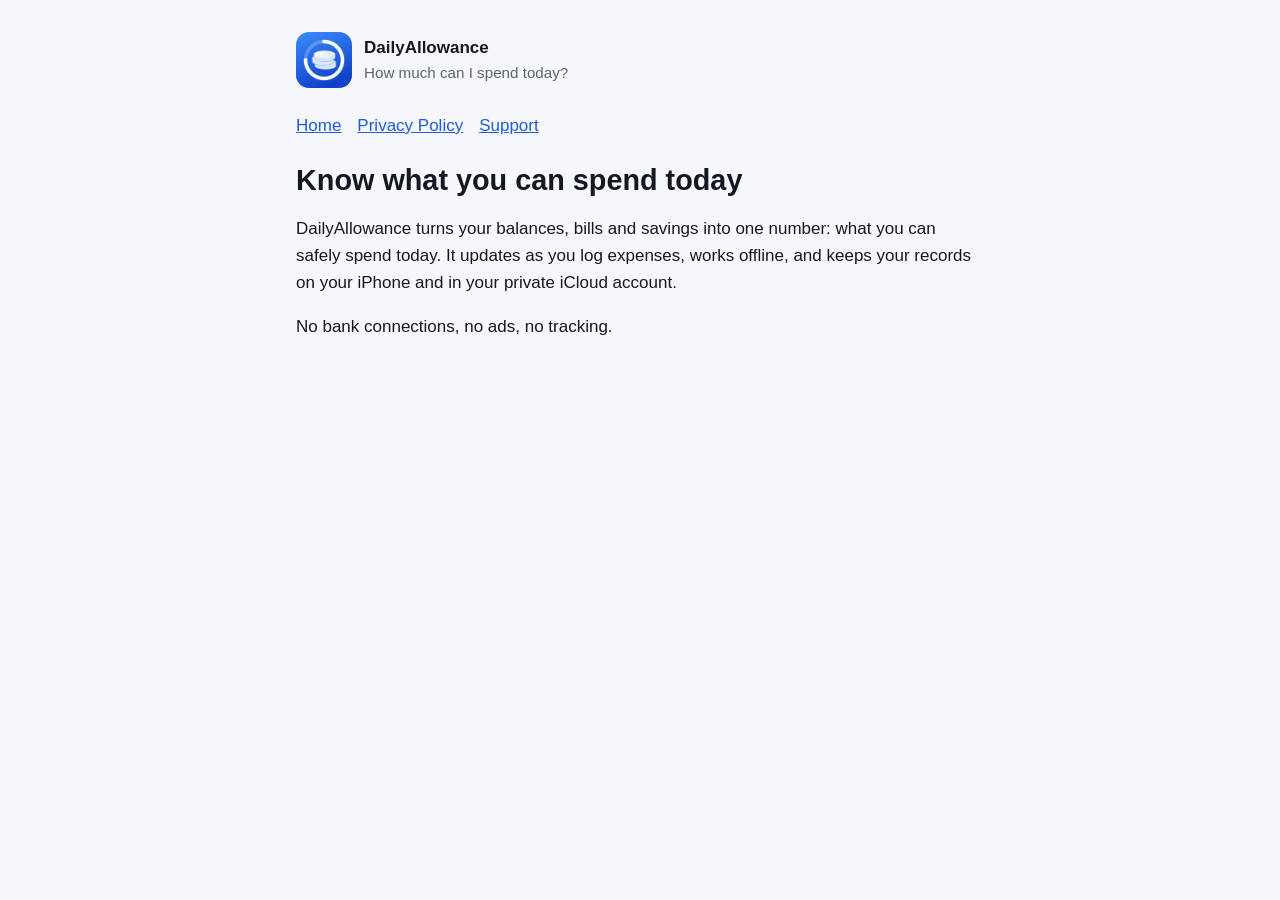
<file: index.html>
<!doctype html>
<html lang="en">
<head>
<meta charset="utf-8">
<meta name="viewport" content="width=device-width, initial-scale=1">
<link rel="stylesheet" href="style.css">
<title>DailyAllowance</title>
</head>
<body><main>
<header><img src="icon.png" alt=""><div><strong>DailyAllowance</strong><div class="muted">How much can I spend today?</div></div></header>
<nav><a href="index.html">Home</a><a href="privacy.html">Privacy Policy</a><a href="support.html">Support</a></nav>
<h1>Know what you can spend today</h1>
<p>DailyAllowance turns your balances, bills and savings into one number: what you can safely spend today. It updates as you log expenses, works offline, and keeps your records on your iPhone and in your private iCloud account.</p>
<p>No bank connections, no ads, no tracking.</p>
</main></body>
</html>
</file>
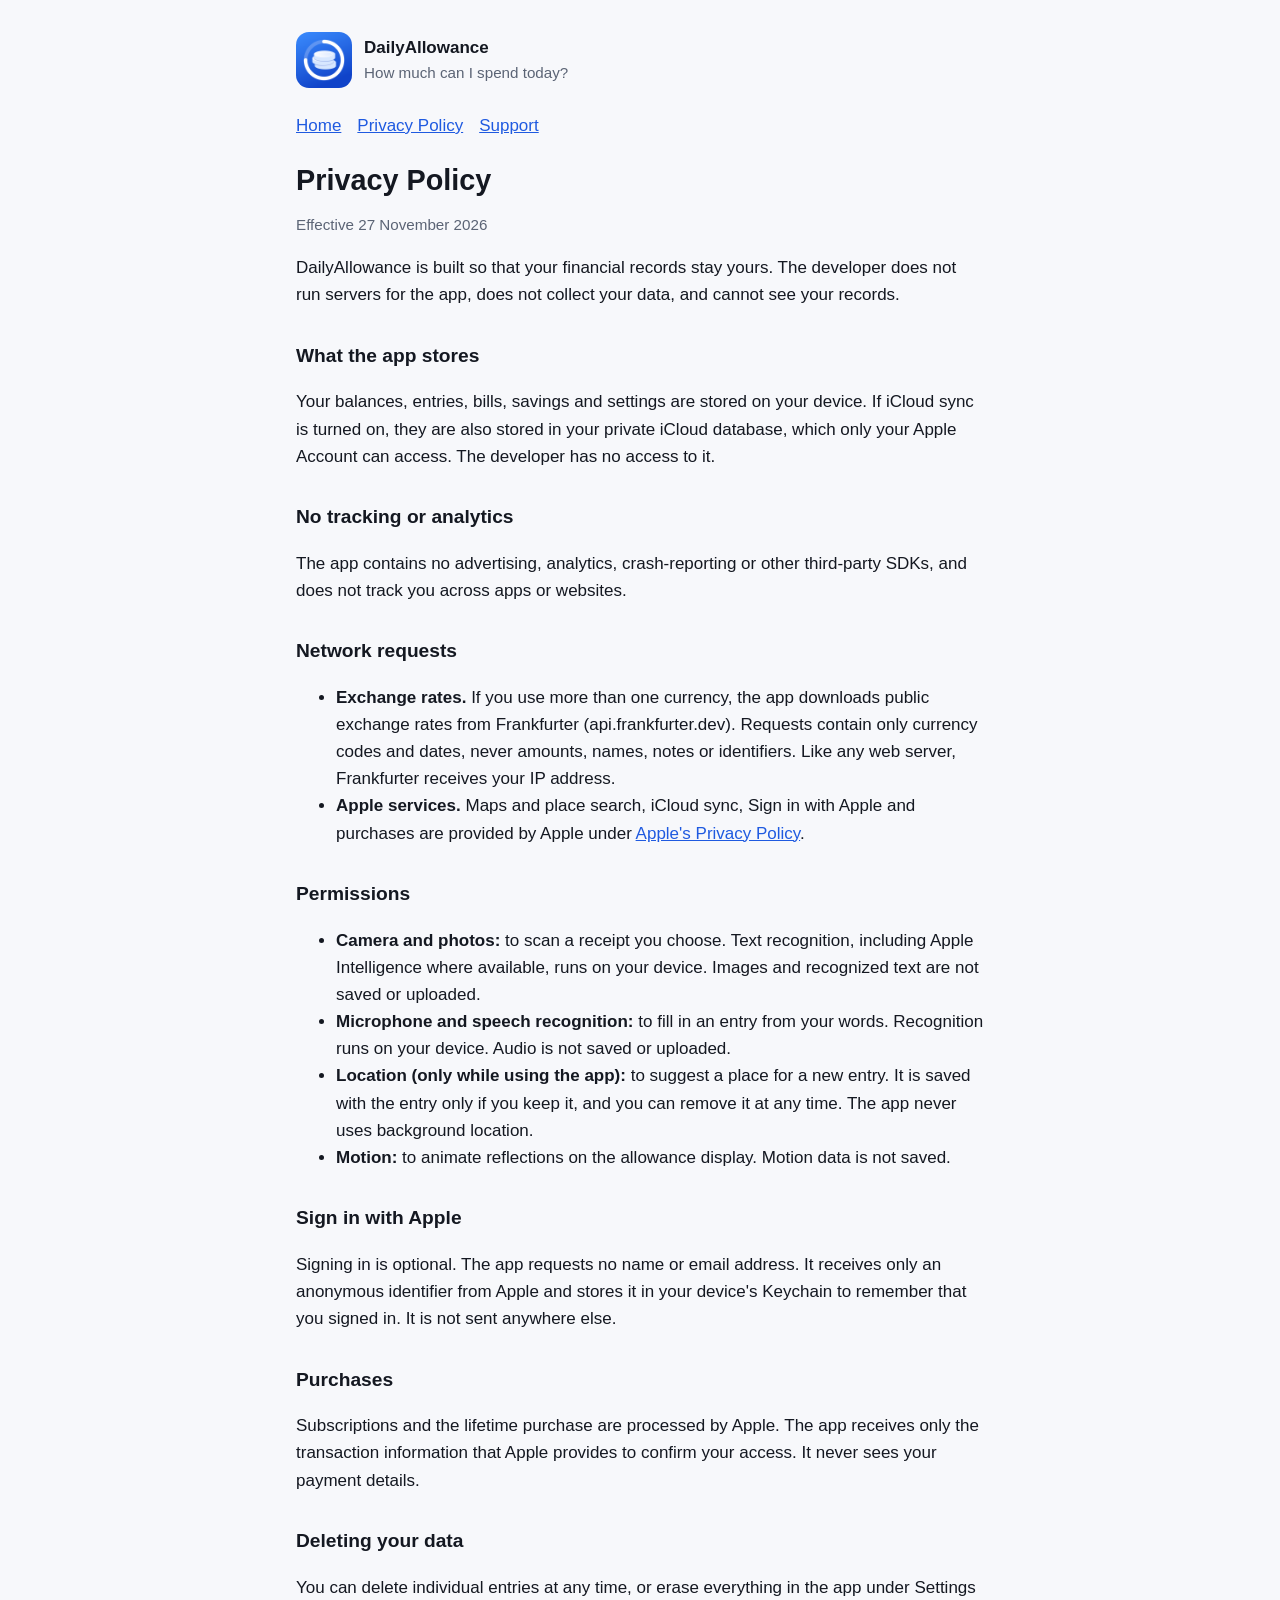
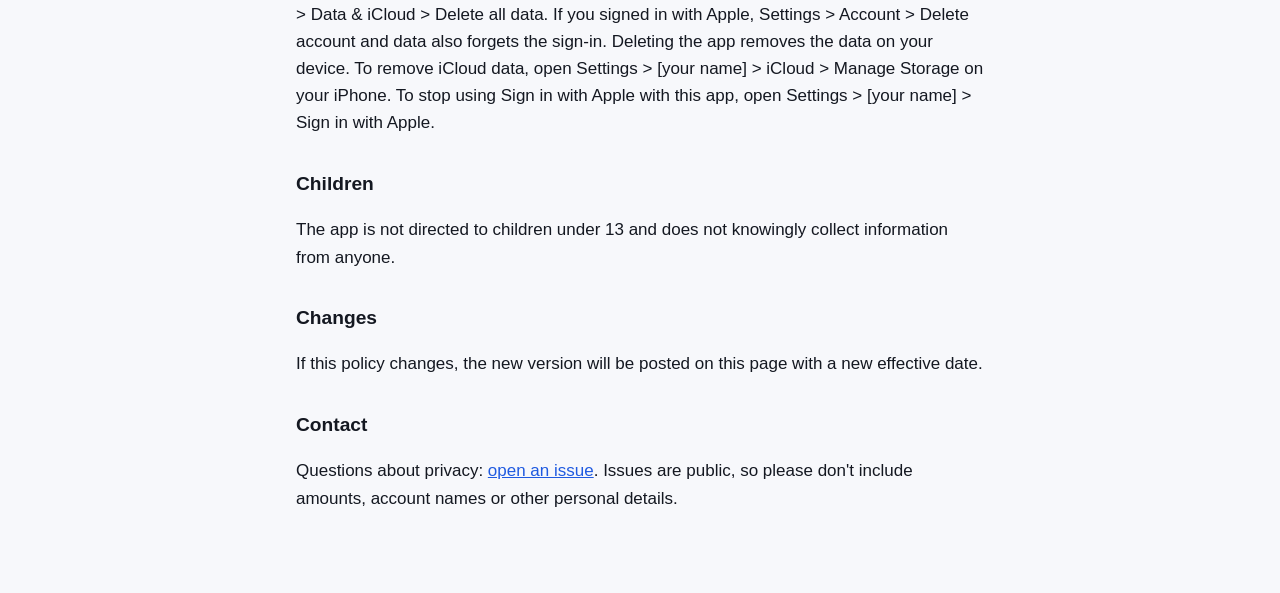
<file: privacy.html>
<!doctype html>
<html lang="en">
<head>
<meta charset="utf-8">
<meta name="viewport" content="width=device-width, initial-scale=1">
<link rel="stylesheet" href="style.css">
<title>Privacy Policy</title>
</head>
<body><main>
<header><img src="icon.png" alt=""><div><strong>DailyAllowance</strong><div class="muted">How much can I spend today?</div></div></header>
<nav><a href="index.html">Home</a><a href="privacy.html">Privacy Policy</a><a href="support.html">Support</a></nav>
<h1>Privacy Policy</h1>
<p class="muted">Effective 27 November 2026</p>
<p>DailyAllowance is built so that your financial records stay yours. The developer does not run servers for the app, does not collect your data, and cannot see your records.</p>

<h2>What the app stores</h2>
<p>Your balances, entries, bills, savings and settings are stored on your device. If iCloud sync is turned on, they are also stored in your private iCloud database, which only your Apple Account can access. The developer has no access to it.</p>

<h2>No tracking or analytics</h2>
<p>The app contains no advertising, analytics, crash-reporting or other third-party SDKs, and does not track you across apps or websites.</p>

<h2>Network requests</h2>
<ul>
<li><strong>Exchange rates.</strong> If you use more than one currency, the app downloads public exchange rates from Frankfurter (api.frankfurter.dev). Requests contain only currency codes and dates, never amounts, names, notes or identifiers. Like any web server, Frankfurter receives your IP address.</li>
<li><strong>Apple services.</strong> Maps and place search, iCloud sync, Sign in with Apple and purchases are provided by Apple under <a href="https://www.apple.com/legal/privacy/">Apple's Privacy Policy</a>.</li>
</ul>

<h2>Permissions</h2>
<ul>
<li><strong>Camera and photos:</strong> to scan a receipt you choose. Text recognition, including Apple Intelligence where available, runs on your device. Images and recognized text are not saved or uploaded.</li>
<li><strong>Microphone and speech recognition:</strong> to fill in an entry from your words. Recognition runs on your device. Audio is not saved or uploaded.</li>
<li><strong>Location (only while using the app):</strong> to suggest a place for a new entry. It is saved with the entry only if you keep it, and you can remove it at any time. The app never uses background location.</li>
<li><strong>Motion:</strong> to animate reflections on the allowance display. Motion data is not saved.</li>
</ul>

<h2>Sign in with Apple</h2>
<p>Signing in is optional. The app requests no name or email address. It receives only an anonymous identifier from Apple and stores it in your device's Keychain to remember that you signed in. It is not sent anywhere else.</p>

<h2>Purchases</h2>
<p>Subscriptions and the lifetime purchase are processed by Apple. The app receives only the transaction information that Apple provides to confirm your access. It never sees your payment details.</p>

<h2>Deleting your data</h2>
<p>You can delete individual entries at any time, or erase everything in the app under Settings &gt; Data &amp; iCloud &gt; Delete all data. If you signed in with Apple, Settings &gt; Account &gt; Delete account and data also forgets the sign-in. Deleting the app removes the data on your device. To remove iCloud data, open Settings &gt; [your name] &gt; iCloud &gt; Manage Storage on your iPhone. To stop using Sign in with Apple with this app, open Settings &gt; [your name] &gt; Sign in with Apple.</p>

<h2>Children</h2>
<p>The app is not directed to children under 13 and does not knowingly collect information from anyone.</p>

<h2>Changes</h2>
<p>If this policy changes, the new version will be posted on this page with a new effective date.</p>

<h2>Contact</h2>
<p>Questions about privacy: <a href="https://github.com/sergiu811/dailyallowance-site/issues">open an issue</a>. Issues are public, so please don't include amounts, account names or other personal details.</p>
</main></body>
</html>
</file>
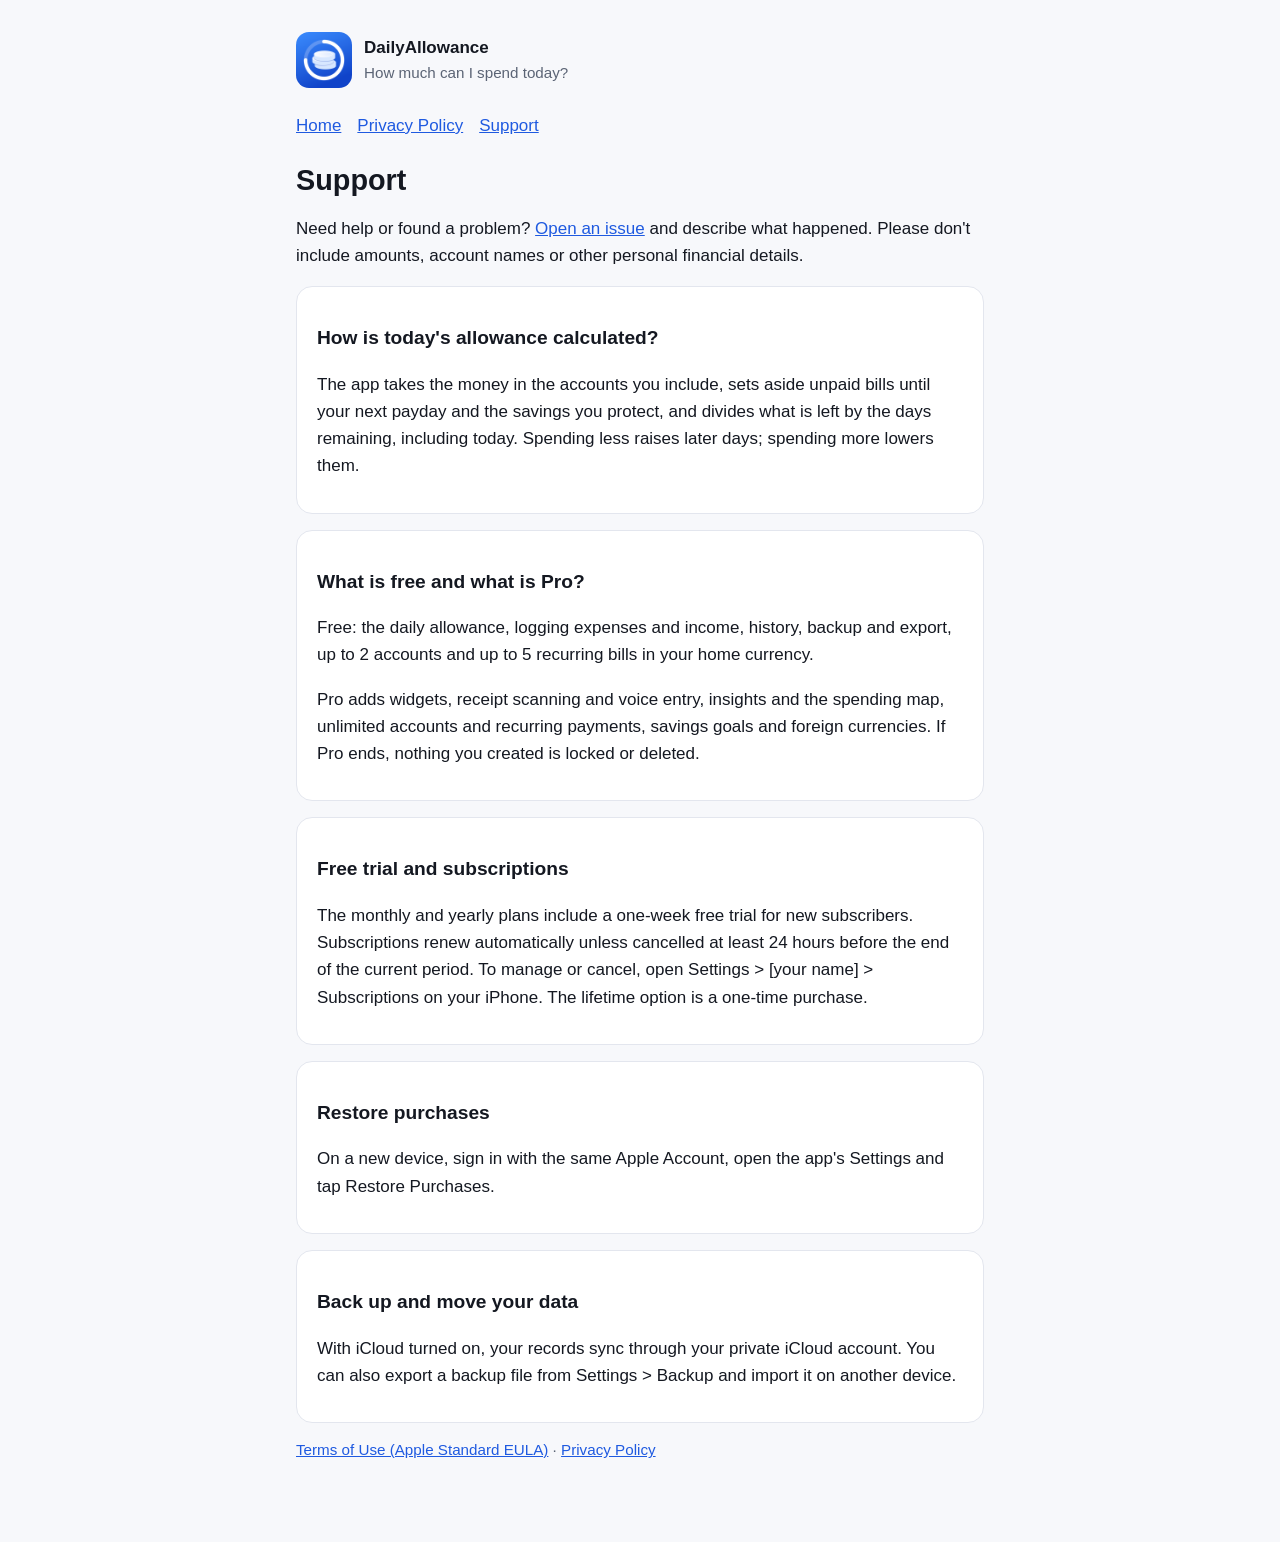
<file: support.html>
<!doctype html>
<html lang="en">
<head>
<meta charset="utf-8">
<meta name="viewport" content="width=device-width, initial-scale=1">
<link rel="stylesheet" href="style.css">
<title>Support</title>
</head>
<body><main>
<header><img src="icon.png" alt=""><div><strong>DailyAllowance</strong><div class="muted">How much can I spend today?</div></div></header>
<nav><a href="index.html">Home</a><a href="privacy.html">Privacy Policy</a><a href="support.html">Support</a></nav>
<h1>Support</h1>
<p>Need help or found a problem? <a href="https://github.com/sergiu811/dailyallowance-site/issues/new">Open an issue</a> and describe what happened. Please don't include amounts, account names or other personal financial details.</p>

<section class="card">
<h2>How is today's allowance calculated?</h2>
<p>The app takes the money in the accounts you include, sets aside unpaid bills until your next payday and the savings you protect, and divides what is left by the days remaining, including today. Spending less raises later days; spending more lowers them.</p>
</section>

<section class="card">
<h2>What is free and what is Pro?</h2>
<p>Free: the daily allowance, logging expenses and income, history, backup and export, up to 2 accounts and up to 5 recurring bills in your home currency.</p>
<p>Pro adds widgets, receipt scanning and voice entry, insights and the spending map, unlimited accounts and recurring payments, savings goals and foreign currencies. If Pro ends, nothing you created is locked or deleted.</p>
</section>

<section class="card">
<h2>Free trial and subscriptions</h2>
<p>The monthly and yearly plans include a one-week free trial for new subscribers. Subscriptions renew automatically unless cancelled at least 24 hours before the end of the current period. To manage or cancel, open Settings &gt; [your name] &gt; Subscriptions on your iPhone. The lifetime option is a one-time purchase.</p>
</section>

<section class="card">
<h2>Restore purchases</h2>
<p>On a new device, sign in with the same Apple Account, open the app's Settings and tap Restore Purchases.</p>
</section>

<section class="card">
<h2>Back up and move your data</h2>
<p>With iCloud turned on, your records sync through your private iCloud account. You can also export a backup file from Settings &gt; Backup and import it on another device.</p>
</section>

<p class="muted"><a href="https://www.apple.com/legal/internet-services/itunes/dev/stdeula/">Terms of Use (Apple Standard EULA)</a> · <a href="privacy.html">Privacy Policy</a></p>
</main></body>
</html>
</file>
<file: style.css>
:root { --bg: #f7f8fb; --text: #141821; --muted: #5b6475; --card: #ffffff; --accent: #1f5ae0; --line: #e3e6ee; }
@media (prefers-color-scheme: dark) { :root { --bg: #0b0f17; --text: #eef1f7; --muted: #a3acbd; --card: #141a26; --accent: #6ea2ff; --line: #262e3d; } }
* { box-sizing: border-box; }
body { margin: 0; background: var(--bg); color: var(--text); font: 17px/1.6 -apple-system, BlinkMacSystemFont, "Segoe UI", sans-serif; }
main { max-width: 720px; margin: 0 auto; padding: 32px 16px 64px; }
header { display: flex; align-items: center; gap: 12px; margin-bottom: 24px; }
header img { width: 56px; height: 56px; border-radius: 13px; }
h1 { font-size: 1.8rem; margin: 0; line-height: 1.2; }
h2 { font-size: 1.2rem; margin: 32px 0 8px; }
p, li { color: var(--text); }
.muted { color: var(--muted); font-size: 0.95rem; }
a { color: var(--accent); }
nav { display: flex; gap: 16px; flex-wrap: wrap; margin: 8px 0 24px; }
section.card { background: var(--card); border: 1px solid var(--line); border-radius: 16px; padding: 4px 20px 16px; margin-top: 16px; }
</file>
